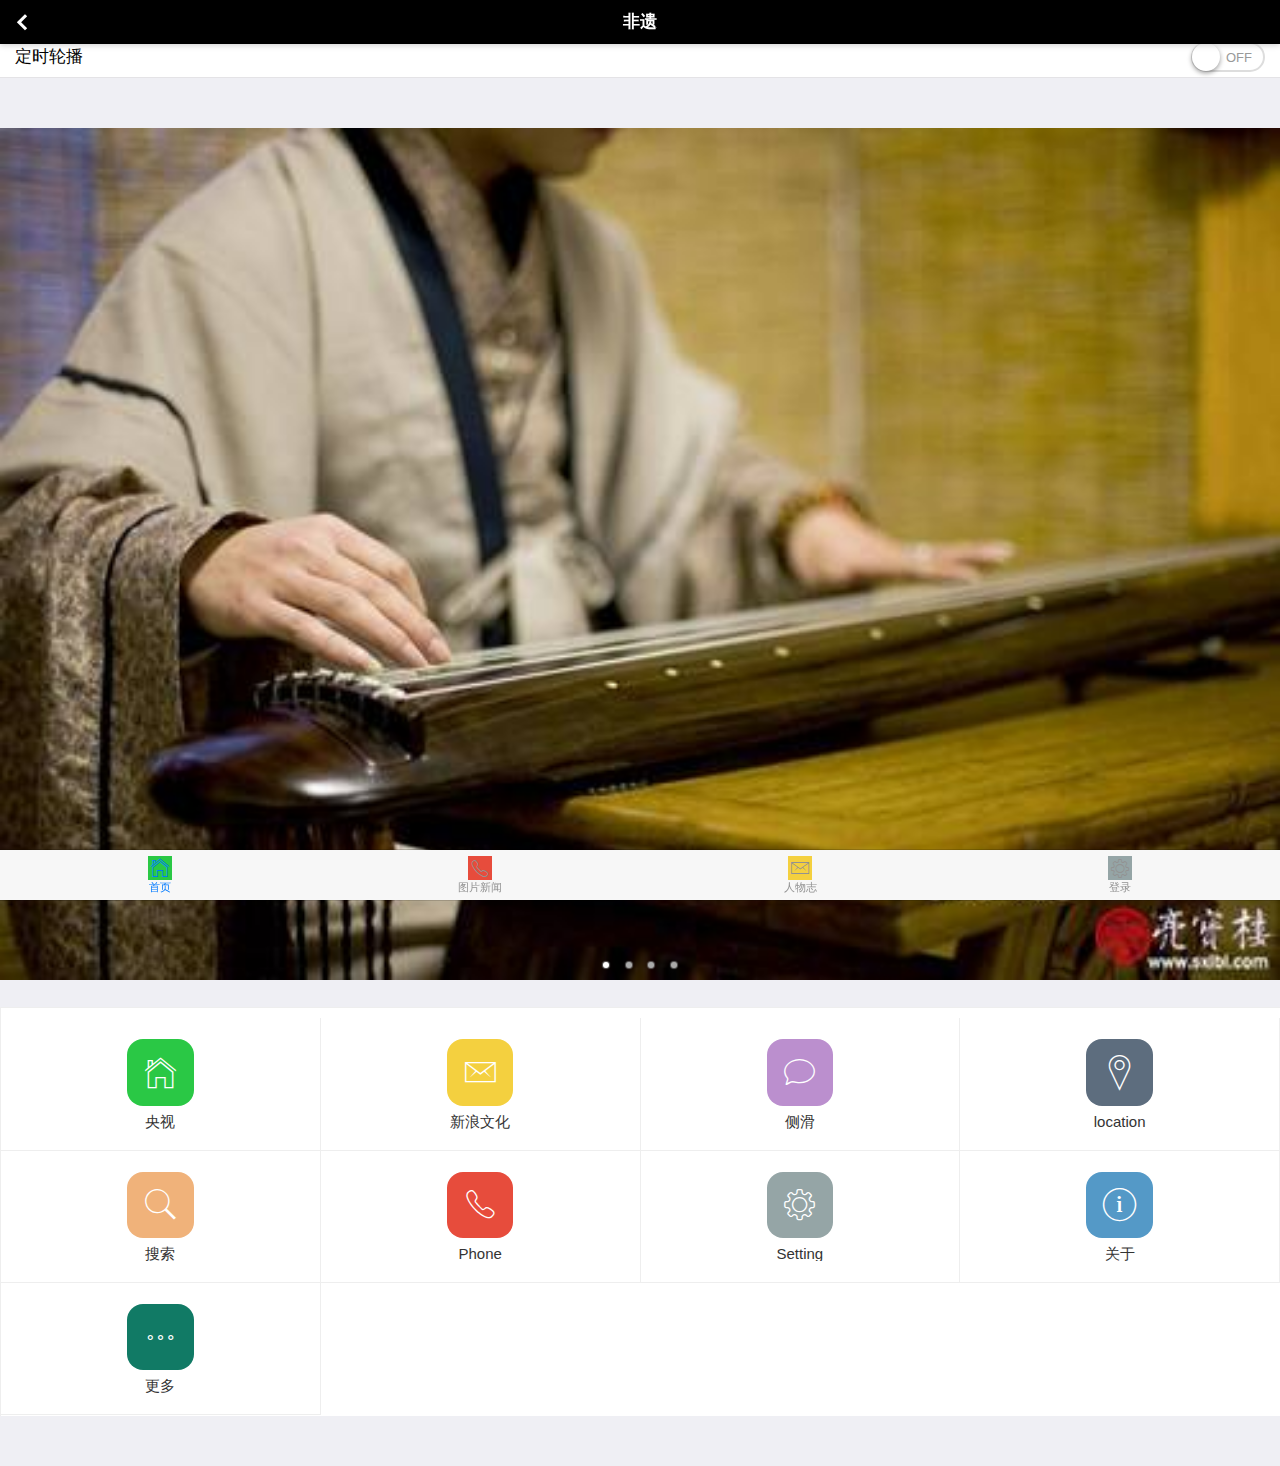
<file: 1212/期末大型项目01/index.html>
<!DOCTYPE html>
<html>

	<head>
		<meta charset="utf-8">
		<title>Hello MUI</title>
		<meta name="viewport" content="width=device-width, initial-scale=1,maximum-scale=1,user-scalable=no">
		<meta name="apple-mobile-web-app-capable" content="yes">
		<meta name="apple-mobile-web-app-status-bar-style" content="black">

		<!--标准mui.css-->
		<link rel="stylesheet" href="css/mui.min.css">
		<link rel="stylesheet" href="css/final_exam.css">
		<link rel="stylesheet" href="css/iconfont.css" />
		<!--App自定义的css-->
		<!--<link rel="stylesheet" type="text/css" href="../css/app.css"/>-->
	</head>

	<body>
		<header class="mui-bar mui-bar-nav">
			<a class="mui-action-back mui-icon mui-icon-left-nav mui-pull-left"></a>
			<h1 class="mui-title">非遗</h1>
		</header>
		<nav class="mui-bar mui-bar-tab">
		    <a class="mui-tab-item mui-active" href="index.html">
		        <span class="mui-icon mui-icon-home"></span>
		        <span class="mui-tab-label">首页</span>
		    </a>
		    <a class="mui-tab-item" href="imageviewer.html">
		        <span class="mui-icon mui-icon-phone"></span>
		        <span class="mui-tab-label">图片新闻</span>
		    </a>
		    <a class="mui-tab-item" href="page1.html">
		        <span class="mui-icon mui-icon-email"></span>
		        <span class="mui-tab-label">人物志</span>
		    </a>
		    <a class="mui-tab-item" href="login.html">
		        <span class="mui-icon mui-icon-gear"></span>
		        <span class="mui-tab-label">登录</span>
		    </a>
		</nav>
		<div class="mui-content">
			<ul class="mui-table-view mui-table-view-chevron">
				<li id="switch" class="mui-table-view-cell">
					定时轮播
					<div class="mui-switch">
						<div class="mui-switch-handle"></div>
					</div>
				</li>
			</ul>
		</div>
		<div id="slider" class="mui-slider" >
			<div class="mui-slider-group mui-slider-loop">
				<!-- 额外增加的一个节点(循环轮播：第一个节点是最后一张轮播) -->
				<div class="mui-slider-item mui-slider-item-duplicate">
					<a href="#">
						<img src="images/gongyi.jpg">
					</a>
				</div>
				<!-- 第一张 -->
				<div class="mui-slider-item">
					<a href="#">
						<img src="images/yinyue.jpg">
					</a>
				</div>
				<!-- 第二张 -->
				<div class="mui-slider-item">
					<a href="#">
						<img src="images/zhongyao.jpg">
					</a>
				</div>
				<!-- 第三张 -->
				<div class="mui-slider-item">
					<a href="#">
						<img src="images/xiqu.jpg">
					</a>
				</div>
				<!-- 第四张 -->
				<div class="mui-slider-item">
					<a href="#">
						<img src="images/diaosu.jpg">
					</a>
				</div>
				<!-- 额外增加的一个节点(循环轮播：最后一个节点是第一张轮播) -->
				<div class="mui-slider-item mui-slider-item-duplicate">
					<a href="#">
						<img src="images/shuijiao.jpg">
					</a>
				</div>
			</div>
			<div class="mui-slider-indicator">
				<div class="mui-indicator mui-active"></div>
				<div class="mui-indicator"></div>
				<div class="mui-indicator"></div>
				<div class="mui-indicator"></div>
			</div>
		</div>
		<div class="mui-content">
		        <ul class="mui-table-view mui-grid-view mui-grid-9">
		            <li class="mui-table-view-cell mui-media mui-col-xs-4 mui-col-sm-3"><a href="http://www.cctv.cn">
		                    <span class="mui-icon mui-icon-home"></span>
		                    <div class="mui-media-body">央视</div></a></li>
		            <li class="mui-table-view-cell mui-media mui-col-xs-4 mui-col-sm-3"><a href="http://cul.news.sina.com.cn/">
		                    <span class="mui-icon mui-icon-email"></span></span>
		                    <div class="mui-media-body">新浪文化</div></a></li>
		            <li class="mui-table-view-cell mui-media mui-col-xs-4 mui-col-sm-3"><a href="offcanvas-drag-left.html">
		                    <span class="mui-icon mui-icon-chatbubble"></span>
		                    <div class="mui-media-body">侧滑</div></a></li>
		            <li class="mui-table-view-cell mui-media mui-col-xs-4 mui-col-sm-3"><a href="#">
		                    <span class="mui-icon mui-icon-location"></span>
		                    <div class="mui-media-body">location</div></a></li>
		            <li class="mui-table-view-cell mui-media mui-col-xs-4 mui-col-sm-3"><a href="#">
		                    <span class="mui-icon mui-icon-search"></span>
		                    <div class="mui-media-body">搜索</div></a></li>
		            <li class="mui-table-view-cell mui-media mui-col-xs-4 mui-col-sm-3"><a href="#">
		                    <span class="mui-icon mui-icon-phone"></span>
		                    <div class="mui-media-body">Phone</div></a></li>
		            <li class="mui-table-view-cell mui-media mui-col-xs-4 mui-col-sm-3"><a href="#">
		                    <span class="mui-icon mui-icon-gear"></span>
		                    <div class="mui-media-body">Setting</div></a></li>
		            <li class="mui-table-view-cell mui-media mui-col-xs-4 mui-col-sm-3"><a href="#">
		                    <span class="mui-icon mui-icon-info"></span>
		                    <div class="mui-media-body">关于</div></a></li>
		           <li class="mui-table-view-cell mui-media mui-col-xs-4 mui-col-sm-3"><a href="#">
		                    <span class="mui-icon mui-icon-more"></span>
		                    <div class="mui-media-body">更多</div></a></li>
		        </ul> 
		</div>
		
		<script src="js/mui.min.js"></script>
		<script type="text/javascript" charset="utf-8">
			mui.init({
				swipeBack:true //启用右滑关闭功能
			});
			var slider = mui("#slider");
			document.getElementById("switch").addEventListener('toggle', function(e) {
				if (e.detail.isActive) {
					slider.slider({
						interval: 5000
					});
				} else {
					slider.slider({
						interval: 0
					});
				}
			});
		</script>
		<script >
        	mui.init();   	mui('body').on('tap','a',function(){document.location.href=this.href;});
	   </script>
	</body>

</html>
</file>
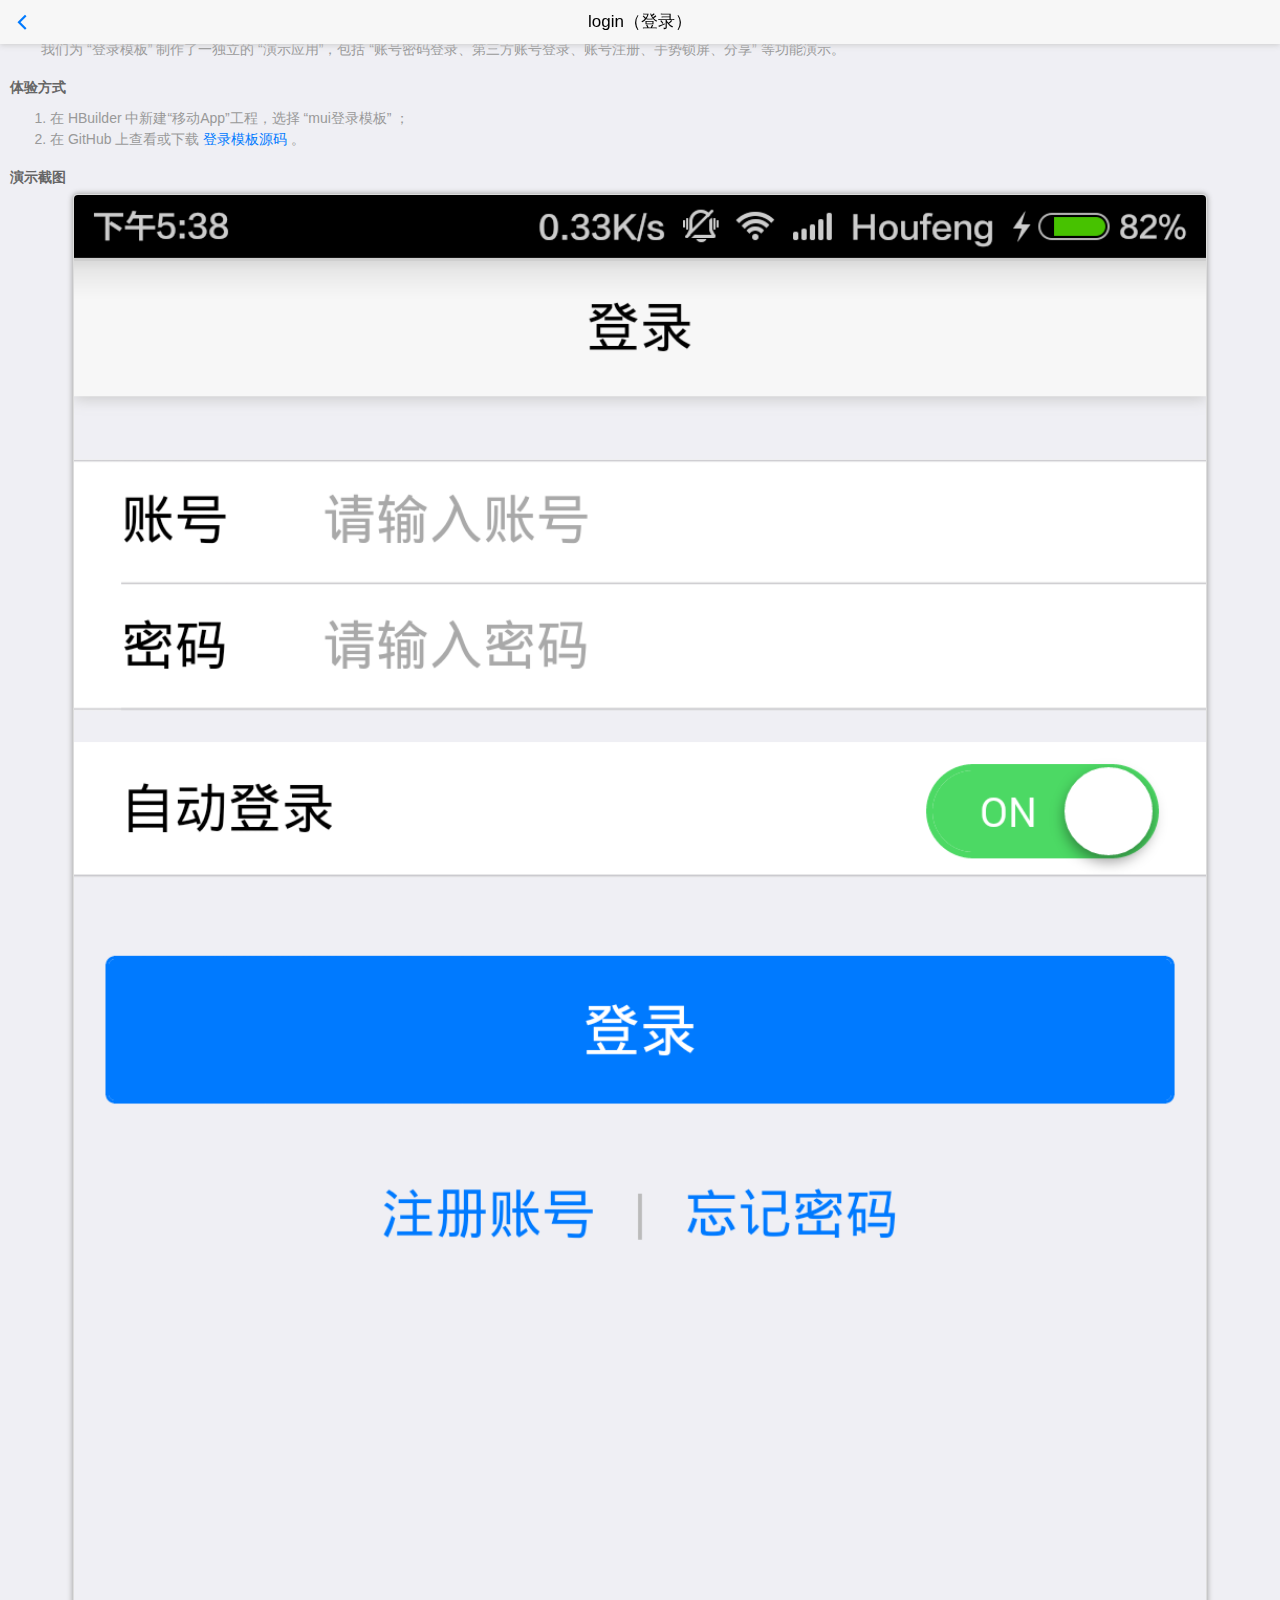
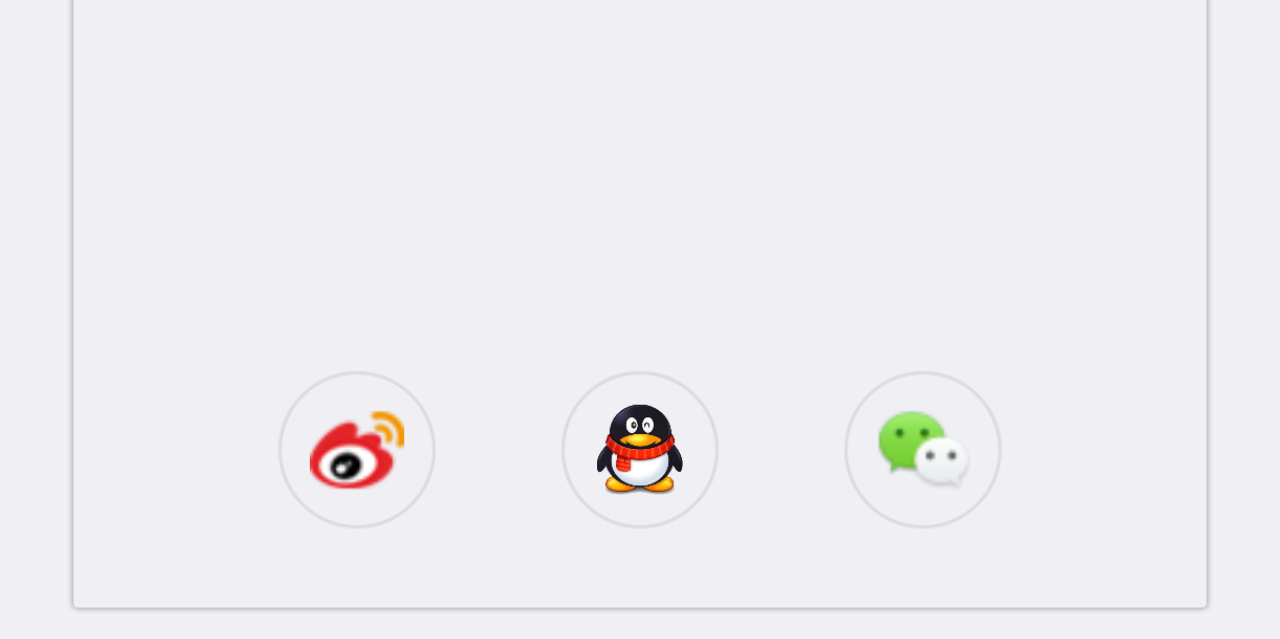
<file: 1212/期末大型项目01/login.html>
<!DOCTYPE html>
<html>

	<head>
		<meta charset="utf-8">
		<meta name="viewport" content="width=device-width,initial-scale=1,minimum-scale=1,maximum-scale=1,user-scalable=no" />
		<title></title>
		<link href="css/mui.min.css" rel="stylesheet" />
		<!--App自定义的css-->
		<link rel="stylesheet" type="text/css" href="css/app.css" />
		<style>
			h5,
			p,
			ol,
			li {
				color: #666;
				font-size: 14px;
			}
			h5 {
				font-weight: bold;
			}
			p,
			ol {
				padding: 5px auto;
				margin-bottom: 20px;
			}
			p,
			li {
				color: #999;
			}
			img {
				width: 90%;
				border: solid 1px #ddd;
				border-radius: 5px;
				box-shadow: 0px 0px 5px 1px #aaa;
				margin: 5px auto;
			}
		</style>
	</head>

	<body>
		<header class="mui-bar mui-bar-nav">
			<a class="mui-action-back mui-icon mui-icon-left-nav mui-pull-left"></a>
			<h1 class="mui-title">login（登录）</h1>
		</header>
		<div class="mui-content">
			<div class="mui-content-padded">
				<h5>简单说明</h5>
				<p>
					&nbsp;&nbsp;&nbsp;&nbsp;&nbsp;&nbsp;&nbsp;&nbsp;我们为 “登录模板” 制作了一独立的 “演示应用”，包括 “账号密码登录、第三方账号登录、账号注册、手势锁屏、分享” 等功能演示。
				</p>
				<h5>体验方式</h5>
				<ol>
					<li>在 HBuilder 中新建“移动App”工程，选择 “mui登录模板” ；</li>
					<li>在 GitHub 上查看或下载 <a _src='https://github.com/dcloudio/mui/tree/master/examples/login'>登录模板源码</a> 。
					</li>
				</ol>
				<h5>演示截图</h5>
				<p style="text-align: center;">
					<img src="images/login-1.png" />
				</p>
			</div>
		</div>
		<script src="js/mui.min.js"></script>
		<script type="text/javascript" charset="utf-8">
			(function(mui, window, document, undefined) {
				mui.init();
				var qsa = function() {
					return [].slice.call(document.querySelectorAll.apply(document, arguments));
				};
				qsa("[_src]").forEach(function(item) {
					item.addEventListener('tap', function() {
						var url = this.getAttribute('_src');
						if (url) {
							plus.runtime.openURL(url);
						};
					}, false);
				});
			})(mui, window, document, undefined);
		</script>
	</body>

</html>
</file>
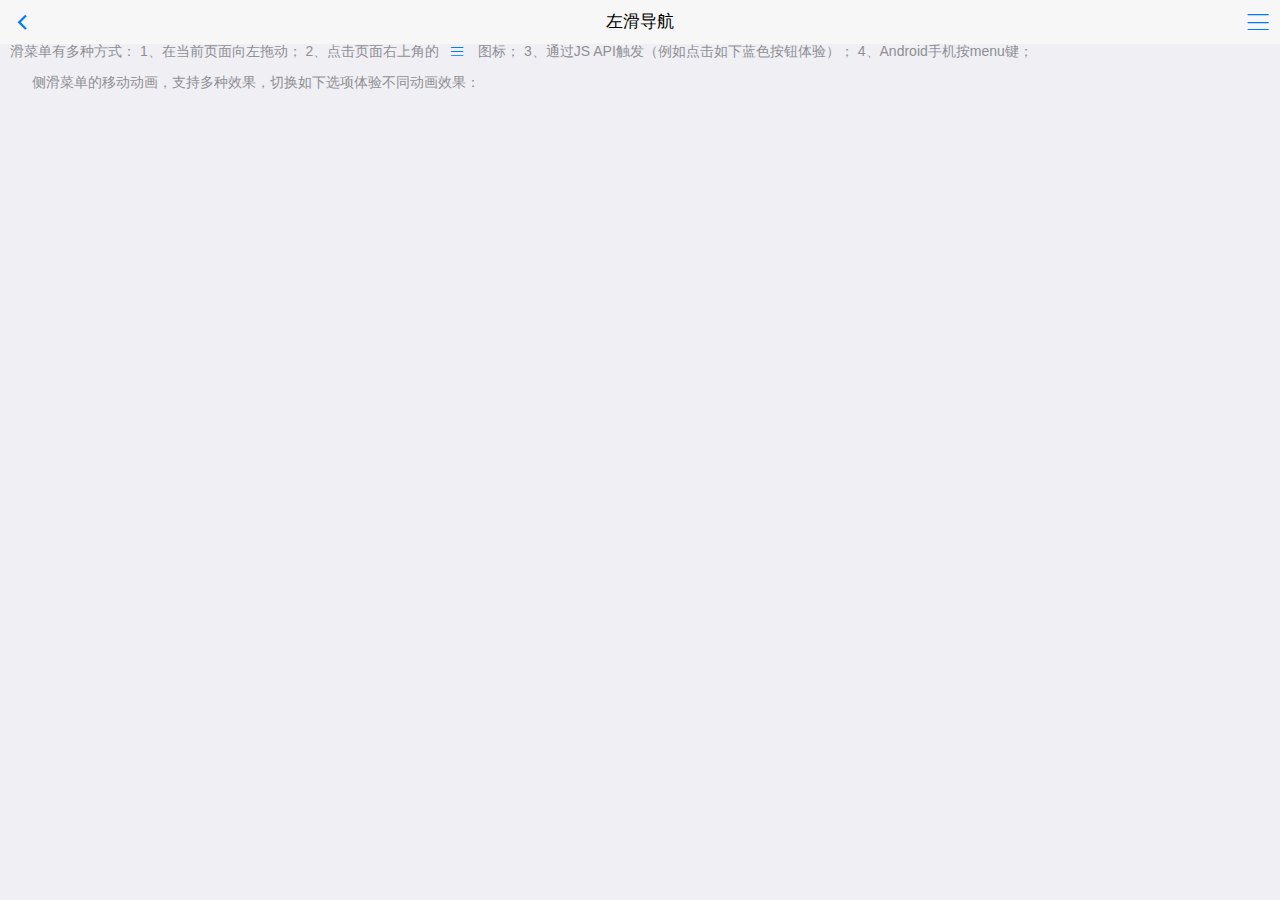
<file: 1212/期末大型项目01/offcanvas-drag-left.html>
<!DOCTYPE html>
<html>

	<head>
		<meta charset="utf-8">
		<title>Hello MUI</title>
		<meta name="viewport" content="width=device-width, initial-scale=1,maximum-scale=1,user-scalable=no">
		<meta name="apple-mobile-web-app-capable" content="yes">
		<meta name="apple-mobile-web-app-status-bar-style" content="black">

		<link rel="stylesheet" href="css/mui.min.css">
		<style>
			html,
			body {
				background-color: #efeff4;
			}
			p {
				text-indent: 22px;
			}
			span.mui-icon {
				font-size: 14px;
				color: #007aff;
				margin-left: -15px;
				padding-right: 10px;
			}
			.mui-off-canvas-right {
				color: #fff;
			}
			.title {
				margin: 35px 15px 10px;
			}
			.title+.content {
				margin: 10px 15px 35px;
				color: #bbb;
				text-indent: 1em;
				font-size: 14px;
				line-height: 24px;
			}
			input {
				color: #000;
			}
		</style>
	</head>

	<body>
		<!--侧滑菜单容器-->
		<div id="offCanvasWrapper" class="mui-off-canvas-wrap mui-draggable">
			<!--菜单部分-->
			<aside id="offCanvasSide" class="mui-off-canvas-right">
				<div id="offCanvasSideScroll" class="mui-scroll-wrapper">
					<div class="mui-scroll">
						<div class="title">侧滑导航</div>
						<div class="content">
							这是可拖动式侧滑菜单示例，你可以在这里放置任何内容；关闭侧滑菜单有多种方式： 1.在手机屏幕任意位置向右拖动(drag)；2.点击本侧滑菜单页之外的任意位置; 3.点击如下红色按钮
							<span class="android-only">；4.Android手机按back键；5.Android手机按menu键
							</span>。
							
						</div>
						<div class="title" style="margin-bottom: 25px;">侧滑列表示例</div>
						<ul class="mui-table-view mui-table-view-chevron mui-table-view-inverted">
							<li class="mui-table-view-cell">
								<a class="mui-navigate-right">
									广州非遗
								</a>
							</li>
							<li class="mui-table-view-cell">
								<a class="mui-navigate-right">
									肇庆非遗
								</a>
							</li>
							<li class="mui-table-view-cell">
								<a class="mui-navigate-right">
									韶关非遗
								</a>
							</li>
							<li class="mui-table-view-cell">
								<a class="mui-navigate-right">
									郁南非遗
								</a>
							</li>
							<li class="mui-table-view-cell">
								<a class="mui-navigate-right">
									长沙非遗
								</a>
							</li>
							<li class="mui-table-view-cell">
								<a class="mui-navigate-right">
									江西非遗
							</a>
							</li>

						</ul>
					</div>
				</div>
			</aside>
			<div class="mui-inner-wrap">
				<header class="mui-bar mui-bar-nav">
					<a class="mui-action-back mui-icon mui-icon-back mui-pull-left"></a>
					<a id="offCanvasBtn" href="#offCanvasSide" class="mui-icon mui-action-menu mui-icon-bars mui-pull-right"></a>
					<h1 class="mui-title">左滑导航</h1>
				</header>
				<div id="offCanvasContentScroll" class="mui-content mui-scroll-wrapper">
					<div class="mui-scroll">
						<div class="mui-content-padded">
							<p>这是可拖动式左滑导航示例，主页面和菜单在一个HTML文件中， 优点是支持拖动手势（跟手），缺点是不支持菜单内容在多页面的复用； 当前页面为主界面，你可以在主界面放置任何内容； 打开侧滑菜单有多种方式： 1、在当前页面向左拖动； 2、点击页面右上角的
								<span class="mui-icon mui-icon-bars"></span> 图标； 3、通过JS API触发（例如点击如下蓝色按钮体验）；
								<span class="android-only">4、Android手机按menu键；</span>
							</p>
							
							<p>侧滑菜单的移动动画，支持多种效果，切换如下选项体验不同动画效果：</p>

						</div>

						

					</div>
				</div>
				<!-- off-canvas backdrop -->
				<div class="mui-off-canvas-backdrop"></div>
			</div>
		</div>
		<script src="js/mui.min.js"></script>
		<script>
			mui.init({
				swipeBack: false,
			});
			 //侧滑容器父节点
			var offCanvasWrapper = mui('#offCanvasWrapper');
			 //主界面容器
			var offCanvasInner = offCanvasWrapper[0].querySelector('.mui-inner-wrap');
			 //菜单容器
			var offCanvasSide = document.getElementById("offCanvasSide");
			 //Android暂不支持整体移动动画
			if (!mui.os.android) {
				document.getElementById("move-togger").classList.remove('mui-hidden');
				var spans = document.querySelectorAll('.android-only');
				for (var i = 0, len = spans.length; i < len; i++) {
					spans[i].style.display = "none";
				}
			}
			 //移动效果是否为整体移动
			var moveTogether = false;
			 //侧滑容器的class列表，增加.mui-slide-in即可实现菜单移动、主界面不动的效果；
			var classList = offCanvasWrapper[0].classList;
			 //变换侧滑动画移动效果；
			mui('.mui-input-group').on('change', 'input', function() {
				if (this.checked) {
					offCanvasSide.classList.remove('mui-transitioning');
					offCanvasSide.setAttribute('style', '');
					classList.remove('mui-slide-in');
					classList.remove('mui-scalable');
					switch (this.value) {
						case 'main-move':
							if (moveTogether) {
								//仅主内容滑动时，侧滑菜单在off-canvas-wrap内，和主界面并列
								offCanvasWrapper[0].insertBefore(offCanvasSide, offCanvasWrapper[0].firstElementChild);
								moveTogether = false;
							}
							break;
						case 'main-move-scalable':
							if (moveTogether) {
								//仅主内容滑动时，侧滑菜单在off-canvas-wrap内，和主界面并列
								offCanvasWrapper[0].insertBefore(offCanvasSide, offCanvasWrapper[0].firstElementChild);
							}
							classList.add('mui-scalable');
							break;
						case 'menu-move':
							classList.add('mui-slide-in');
							break;
						case 'all-move':
							moveTogether = true;
							//整体滑动时，侧滑菜单在inner-wrap内
							offCanvasInner.insertBefore(offCanvasSide, offCanvasInner.firstElementChild);
							break;
					}
					offCanvasWrapper.offCanvas().refresh();
				}
			});
			document.getElementById('offCanvasShow').addEventListener('tap', function() {
				offCanvasWrapper.offCanvas('show');
			});
			document.getElementById('offCanvasHide').addEventListener('tap', function() {
				offCanvasWrapper.offCanvas('close');
			});
			 //主界面和侧滑菜单界面均支持区域滚动；
			mui('#offCanvasSideScroll').scroll();
			mui('#offCanvasContentScroll').scroll();
			 //实现ios平台的侧滑关闭页面；
			if (mui.os.plus && mui.os.ios) {
				offCanvasWrapper[0].addEventListener('shown', function(e) { //菜单显示完成事件
					plus.webview.currentWebview().setStyle({
						'popGesture': 'none'
					});
				});
				offCanvasWrapper[0].addEventListener('hidden', function(e) { //菜单关闭完成事件
					plus.webview.currentWebview().setStyle({
						'popGesture': 'close'
					});
				});
			}
		</script>
	</body>

</html>
</file>
<file: 1212/期末大型项目01/css/final_exam.css>
.mui-bar-nav{
	background-color: #000000;
}
.mui-bar-nav .mui-title,.mui-bar-nav a{
	color: #FFFFFF;
	font-weight: 600;
}
.mui-grid-view.mui-grid-9{background: #FFFFFF;}
.mui-table-view.mui-grid-view .mui-table-view-cell span{
	font-size: 2em;
	padding: 0.8rem;
	color: #FFFFFF;
	text-align: center;
	border-radius: 1rem;
	background-image: none;
}
.mui-icon.mui-icon-home{
	background-color: #2AC845;
}

.mui-icon-email{
	background-color: #F4D03F;
}

.mui-icon-chatbubble{
	background-color: #BB8FCE;
}

.mui-icon-location{
	background-color: #5D6D7E;
}

.mui-icon-search{
	background-color: #F0B27A;
}

.mui-icon-phone{
	background-color: #E74C3C;
}

.mui-icon-gear{
	background-color: #95A5A6;
}

.mui-icon-info{
	background-color: #5499C7;
}

.mui-icon-more{
	background-color: #117A65;
}
</file>
<file: 1212/期末大型项目01/css/iconfont.css>
@font-face {font-family: "iconfont";
  src: url('.../cctv_font/iconfont.ttf') format('truetype'), /* IE6-IE8 */
}

.iconfont {
  font-family: "iconfont" !important;
  font-size: 16px;
  font-style: normal;
  -webkit-font-smoothing: antialiased;
  -webkit-text-stroke-width: 0.2px;  
}

.icon-cctv1193373easyiconnet:before { content: "\e6a7"; }
</file>
<file: 1212/期末大型项目01/css/app.css>
/*
 *这是单独为hello mui准备的个性化css，可以覆盖标准mui的css定义；
 * 在实际项目开发时，建议为App单独写一个css文件，从而实现项目的自定义皮肤功能；
 * 
 * */
.mui-plus header.mui-bar{
	display: none;
}
.mui-plus .mui-bar-nav~.mui-content{
	padding: 0;
}

/*hm开头的表示仅为 Hello MUI示例定义*/
.hm-description{
	margin: .5em 0;
}

.hm-description>li {
	font-size: 14px;
	color: #8f8f94;
}
</file>
